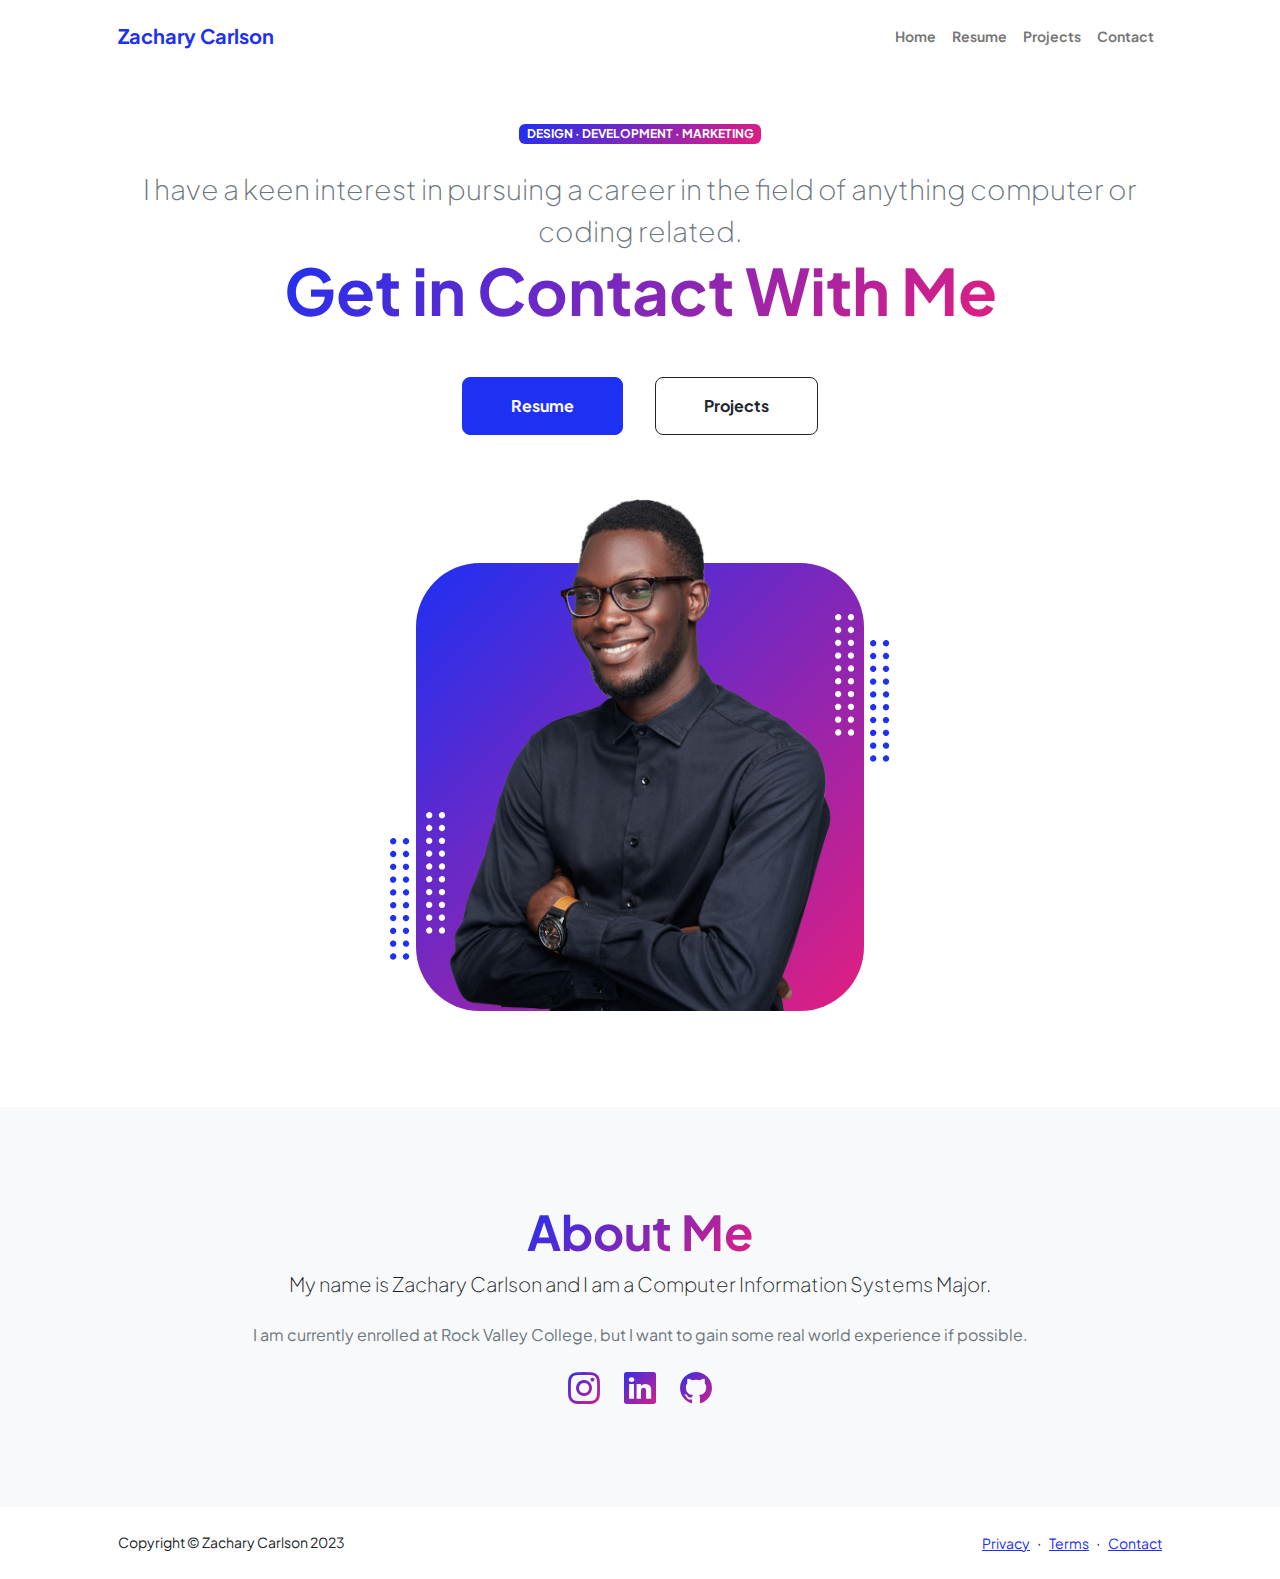
<file: index.html>
<!DOCTYPE html>
<html lang="en">
    <head>
        <meta charset="utf-8" />
        <meta name="viewport" content="width=device-width, initial-scale=1, shrink-to-fit=no" />
        <meta name="description" content="" />
        <meta name="author" content="" />
        <title>Zachary Carlson Portfolio</title>
        <!-- Favicon-->
        <link rel="icon" type="image/x-icon" href="assets/favicon.ico" />
        <!-- Custom Google font-->
        <link rel="preconnect" href="https://fonts.googleapis.com" />
        <link rel="preconnect" href="https://fonts.gstatic.com" crossorigin />
        <link href="https://fonts.googleapis.com/css2?family=Plus+Jakarta+Sans:wght@100;200;300;400;500;600;700;800;900&amp;display=swap" rel="stylesheet" />
        <!-- Bootstrap icons-->
        <link href="https://cdn.jsdelivr.net/npm/bootstrap-icons@1.8.1/font/bootstrap-icons.css" rel="stylesheet" />
        <!-- Core theme CSS (includes Bootstrap)-->
        <link href="css/styles.css" rel="stylesheet" />
    </head>
    <body class="d-flex flex-column h-100">
        <main class="flex-shrink-0">
            <!-- Navigation-->
            <nav class="navbar navbar-expand-lg navbar-light bg-white py-3">
                <div class="container px-5">
                    <a class="navbar-brand" href="index.html"><span class="fw-bolder text-primary">Zachary Carlson</span></a>
                    <button class="navbar-toggler" type="button" data-bs-toggle="collapse" data-bs-target="#navbarSupportedContent" aria-controls="navbarSupportedContent" aria-expanded="false" aria-label="Toggle navigation"><span class="navbar-toggler-icon"></span></button>
                    <div class="collapse navbar-collapse" id="navbarSupportedContent">
                        <ul class="navbar-nav ms-auto mb-2 mb-lg-0 small fw-bolder">
                            <li class="nav-item"><a class="nav-link" href="index.html">Home</a></li>
                            <li class="nav-item"><a class="nav-link" href="resume.html">Resume</a></li>
                            <li class="nav-item"><a class="nav-link" href="projects.html">Projects</a></li>
                            <li class="nav-item"><a class="nav-link" href="contact.html">Contact</a></li>
                        </ul>
                    </div>
                </div>
            </nav>
            <!-- Header-->
            <header class="py-5">
                <div class="container px-5 pb-5">
                    <div class="row gx-5 align-items-center">
                        <div class="col-xxl-5">
                            <!-- Header text content-->
                            <div class="text-center text-xxl-start">
                                <div class="badge bg-gradient-primary-to-secondary text-white mb-4"><div class="text-uppercase">Design &middot; Development &middot; Marketing</div></div>
                                <div class="fs-3 fw-light text-muted">I have a keen interest in pursuing a career in the field of anything computer or coding related.</div>
                                <h1 class="display-3 fw-bolder mb-5"><span class="text-gradient d-inline">Get in Contact With Me</span></h1>
                                <div class="d-grid gap-3 d-sm-flex justify-content-sm-center justify-content-xxl-start mb-3">
                                    <a class="btn btn-primary btn-lg px-5 py-3 me-sm-3 fs-6 fw-bolder" href="resume.html">Resume</a>
                                    <a class="btn btn-outline-dark btn-lg px-5 py-3 fs-6 fw-bolder" href="projects.html">Projects</a>
                                </div>
                            </div>
                        </div>
                        <div class="col-xxl-7">
                            <!-- Header profile picture-->
                            <div class="d-flex justify-content-center mt-5 mt-xxl-0">
                                <div class="profile bg-gradient-primary-to-secondary">
                                    <!-- TIP: For best results, use a photo with a transparent background like the demo example below-->
                                    <!-- Watch a tutorial on how to do this on YouTube (link)-->
                                    <img class="profile-img" src="assets/profile.png" alt="NOT A PHOTO OF ME - STOCK IMAGE" />
                                    <div class="dots-1">
                                        <!-- SVG Dots-->
                                        <svg version="1.1" xmlns="http://www.w3.org/2000/svg" xmlns:xlink="http://www.w3.org/1999/xlink" x="0px" y="0px" viewBox="0 0 191.6 1215.4" style="enable-background: new 0 0 191.6 1215.4" xml:space="preserve">
                                            <g transform="translate(0.000000,1280.000000) scale(0.100000,-0.100000)">
                                                <path d="M227.7,12788.6c-105-35-200-141-222-248c-43-206,163-412,369-369c155,32,275,190,260,339c-11,105-90,213-190,262        C383.7,12801.6,289.7,12808.6,227.7,12788.6z"></path>
                                                <path d="M1507.7,12788.6c-151-50-253-216-222-362c25-119,136-230,254-255c194-41,395,142,375,339c-11,105-90,213-190,262        C1663.7,12801.6,1569.7,12808.6,1507.7,12788.6z"></path>
                                                <path d="M227.7,11508.6c-105-35-200-141-222-248c-43-206,163-412,369-369c155,32,275,190,260,339c-11,105-90,213-190,262        C383.7,11521.6,289.7,11528.6,227.7,11508.6z"></path>
                                                <path d="M1507.7,11508.6c-151-50-253-216-222-362c25-119,136-230,254-255c194-41,395,142,375,339c-11,105-90,213-190,262        C1663.7,11521.6,1569.7,11528.6,1507.7,11508.6z"></path>
                                                <path d="M227.7,10228.6c-105-35-200-141-222-248c-43-206,163-412,369-369c155,32,275,190,260,339c-11,105-90,213-190,262        C383.7,10241.6,289.7,10248.6,227.7,10228.6z"></path>
                                                <path d="M1507.7,10228.6c-105-35-200-141-222-248c-43-206,163-412,369-369c155,32,275,190,260,339c-11,105-90,213-190,262        C1663.7,10241.6,1569.7,10248.6,1507.7,10228.6z"></path>
                                                <path d="M227.7,8948.6c-105-35-200-141-222-248c-43-206,163-412,369-369c155,32,275,190,260,339c-11,105-90,213-190,262        C383.7,8961.6,289.7,8968.6,227.7,8948.6z"></path>
                                                <path d="M1507.7,8948.6c-105-35-200-141-222-248c-43-206,163-412,369-369c155,32,275,190,260,339c-11,105-90,213-190,262        C1663.7,8961.6,1569.7,8968.6,1507.7,8948.6z"></path>
                                                <path d="M227.7,7668.6c-105-35-200-141-222-248c-43-206,163-412,369-369c155,32,275,190,260,339c-11,105-90,213-190,262        C383.7,7681.6,289.7,7688.6,227.7,7668.6z"></path>
                                                <path d="M1507.7,7668.6c-105-35-200-141-222-248c-43-206,163-412,369-369c155,32,275,190,260,339c-11,105-90,213-190,262        C1663.7,7681.6,1569.7,7688.6,1507.7,7668.6z"></path>
                                                <path d="M227.7,6388.6c-105-35-200-141-222-248c-43-206,163-412,369-369c155,32,275,190,260,339c-11,105-90,213-190,262        C383.7,6401.6,289.7,6408.6,227.7,6388.6z"></path>
                                                <path d="M1507.7,6388.6c-105-35-200-141-222-248c-43-206,163-412,369-369c155,32,275,190,260,339c-11,105-90,213-190,262        C1663.7,6401.6,1569.7,6408.6,1507.7,6388.6z"></path>
                                                <path d="M227.7,5108.6c-105-35-200-141-222-248c-43-206,163-412,369-369c155,32,275,190,260,339c-11,105-90,213-190,262        C383.7,5121.6,289.7,5128.6,227.7,5108.6z"></path>
                                                <path d="M1507.7,5108.6c-105-35-200-141-222-248c-43-206,163-412,369-369c155,32,275,190,260,339c-11,105-90,213-190,262        C1663.7,5121.6,1569.7,5128.6,1507.7,5108.6z"></path>
                                                <path d="M227.7,3828.6c-105-35-200-141-222-248c-43-206,163-412,369-369c155,32,275,190,260,339c-11,105-90,213-190,262        C383.7,3841.6,289.7,3848.6,227.7,3828.6z"></path>
                                                <path d="M1507.7,3828.6c-105-35-200-141-222-248c-43-206,163-412,369-369c155,32,275,190,260,339c-11,105-90,213-190,262        C1663.7,3841.6,1569.7,3848.6,1507.7,3828.6z"></path>
                                                <path d="M227.7,2548.6c-105-35-200-141-222-248c-43-206,163-412,369-369c155,32,275,190,260,339c-11,105-90,213-190,262        C383.7,2561.6,289.7,2568.6,227.7,2548.6z"></path>
                                                <path d="M1507.7,2548.6c-105-35-200-141-222-248c-43-206,163-412,369-369c155,32,275,190,260,339c-11,105-90,213-190,262        C1663.7,2561.6,1569.7,2568.6,1507.7,2548.6z"></path>
                                                <path d="M227.7,1268.6c-105-35-200-141-222-248c-43-206,163-412,369-369c155,32,275,190,260,339c-11,105-90,213-190,262        C383.7,1281.6,289.7,1288.6,227.7,1268.6z"></path>
                                                <path d="M1507.7,1268.6c-105-35-200-141-222-248c-43-206,163-412,369-369c155,32,275,190,260,339c-11,105-90,213-190,262        C1663.7,1281.6,1569.7,1288.6,1507.7,1268.6z"></path>
                                            </g>
                                        </svg>
                                        <!-- END of SVG dots-->
                                    </div>
                                    <div class="dots-2">
                                        <!-- SVG Dots-->
                                        <svg version="1.1" xmlns="http://www.w3.org/2000/svg" xmlns:xlink="http://www.w3.org/1999/xlink" x="0px" y="0px" viewBox="0 0 191.6 1215.4" style="enable-background: new 0 0 191.6 1215.4" xml:space="preserve">
                                            <g transform="translate(0.000000,1280.000000) scale(0.100000,-0.100000)">
                                                <path d="M227.7,12788.6c-105-35-200-141-222-248c-43-206,163-412,369-369c155,32,275,190,260,339c-11,105-90,213-190,262        C383.7,12801.6,289.7,12808.6,227.7,12788.6z"></path>
                                                <path d="M1507.7,12788.6c-151-50-253-216-222-362c25-119,136-230,254-255c194-41,395,142,375,339c-11,105-90,213-190,262        C1663.7,12801.6,1569.7,12808.6,1507.7,12788.6z"></path>
                                                <path d="M227.7,11508.6c-105-35-200-141-222-248c-43-206,163-412,369-369c155,32,275,190,260,339c-11,105-90,213-190,262        C383.7,11521.6,289.7,11528.6,227.7,11508.6z"></path>
                                                <path d="M1507.7,11508.6c-151-50-253-216-222-362c25-119,136-230,254-255c194-41,395,142,375,339c-11,105-90,213-190,262        C1663.7,11521.6,1569.7,11528.6,1507.7,11508.6z"></path>
                                                <path d="M227.7,10228.6c-105-35-200-141-222-248c-43-206,163-412,369-369c155,32,275,190,260,339c-11,105-90,213-190,262        C383.7,10241.6,289.7,10248.6,227.7,10228.6z"></path>
                                                <path d="M1507.7,10228.6c-105-35-200-141-222-248c-43-206,163-412,369-369c155,32,275,190,260,339c-11,105-90,213-190,262        C1663.7,10241.6,1569.7,10248.6,1507.7,10228.6z"></path>
                                                <path d="M227.7,8948.6c-105-35-200-141-222-248c-43-206,163-412,369-369c155,32,275,190,260,339c-11,105-90,213-190,262        C383.7,8961.6,289.7,8968.6,227.7,8948.6z"></path>
                                                <path d="M1507.7,8948.6c-105-35-200-141-222-248c-43-206,163-412,369-369c155,32,275,190,260,339c-11,105-90,213-190,262        C1663.7,8961.6,1569.7,8968.6,1507.7,8948.6z"></path>
                                                <path d="M227.7,7668.6c-105-35-200-141-222-248c-43-206,163-412,369-369c155,32,275,190,260,339c-11,105-90,213-190,262        C383.7,7681.6,289.7,7688.6,227.7,7668.6z"></path>
                                                <path d="M1507.7,7668.6c-105-35-200-141-222-248c-43-206,163-412,369-369c155,32,275,190,260,339c-11,105-90,213-190,262        C1663.7,7681.6,1569.7,7688.6,1507.7,7668.6z"></path>
                                                <path d="M227.7,6388.6c-105-35-200-141-222-248c-43-206,163-412,369-369c155,32,275,190,260,339c-11,105-90,213-190,262        C383.7,6401.6,289.7,6408.6,227.7,6388.6z"></path>
                                                <path d="M1507.7,6388.6c-105-35-200-141-222-248c-43-206,163-412,369-369c155,32,275,190,260,339c-11,105-90,213-190,262        C1663.7,6401.6,1569.7,6408.6,1507.7,6388.6z"></path>
                                                <path d="M227.7,5108.6c-105-35-200-141-222-248c-43-206,163-412,369-369c155,32,275,190,260,339c-11,105-90,213-190,262        C383.7,5121.6,289.7,5128.6,227.7,5108.6z"></path>
                                                <path d="M1507.7,5108.6c-105-35-200-141-222-248c-43-206,163-412,369-369c155,32,275,190,260,339c-11,105-90,213-190,262        C1663.7,5121.6,1569.7,5128.6,1507.7,5108.6z"></path>
                                                <path d="M227.7,3828.6c-105-35-200-141-222-248c-43-206,163-412,369-369c155,32,275,190,260,339c-11,105-90,213-190,262        C383.7,3841.6,289.7,3848.6,227.7,3828.6z"></path>
                                                <path d="M1507.7,3828.6c-105-35-200-141-222-248c-43-206,163-412,369-369c155,32,275,190,260,339c-11,105-90,213-190,262        C1663.7,3841.6,1569.7,3848.6,1507.7,3828.6z"></path>
                                                <path d="M227.7,2548.6c-105-35-200-141-222-248c-43-206,163-412,369-369c155,32,275,190,260,339c-11,105-90,213-190,262        C383.7,2561.6,289.7,2568.6,227.7,2548.6z"></path>
                                                <path d="M1507.7,2548.6c-105-35-200-141-222-248c-43-206,163-412,369-369c155,32,275,190,260,339c-11,105-90,213-190,262        C1663.7,2561.6,1569.7,2568.6,1507.7,2548.6z"></path>
                                                <path d="M227.7,1268.6c-105-35-200-141-222-248c-43-206,163-412,369-369c155,32,275,190,260,339c-11,105-90,213-190,262        C383.7,1281.6,289.7,1288.6,227.7,1268.6z"></path>
                                                <path d="M1507.7,1268.6c-105-35-200-141-222-248c-43-206,163-412,369-369c155,32,275,190,260,339c-11,105-90,213-190,262        C1663.7,1281.6,1569.7,1288.6,1507.7,1268.6z"></path>
                                            </g>
                                        </svg>
                                        <!-- END of SVG dots-->
                                    </div>
                                    <div class="dots-3">
                                        <!-- SVG Dots-->
                                        <svg version="1.1" xmlns="http://www.w3.org/2000/svg" xmlns:xlink="http://www.w3.org/1999/xlink" x="0px" y="0px" viewBox="0 0 191.6 1215.4" style="enable-background: new 0 0 191.6 1215.4" xml:space="preserve">
                                            <g transform="translate(0.000000,1280.000000) scale(0.100000,-0.100000)">
                                                <path d="M227.7,12788.6c-105-35-200-141-222-248c-43-206,163-412,369-369c155,32,275,190,260,339c-11,105-90,213-190,262        C383.7,12801.6,289.7,12808.6,227.7,12788.6z"></path>
                                                <path d="M1507.7,12788.6c-151-50-253-216-222-362c25-119,136-230,254-255c194-41,395,142,375,339c-11,105-90,213-190,262        C1663.7,12801.6,1569.7,12808.6,1507.7,12788.6z"></path>
                                                <path d="M227.7,11508.6c-105-35-200-141-222-248c-43-206,163-412,369-369c155,32,275,190,260,339c-11,105-90,213-190,262        C383.7,11521.6,289.7,11528.6,227.7,11508.6z"></path>
                                                <path d="M1507.7,11508.6c-151-50-253-216-222-362c25-119,136-230,254-255c194-41,395,142,375,339c-11,105-90,213-190,262        C1663.7,11521.6,1569.7,11528.6,1507.7,11508.6z"></path>
                                                <path d="M227.7,10228.6c-105-35-200-141-222-248c-43-206,163-412,369-369c155,32,275,190,260,339c-11,105-90,213-190,262        C383.7,10241.6,289.7,10248.6,227.7,10228.6z"></path>
                                                <path d="M1507.7,10228.6c-105-35-200-141-222-248c-43-206,163-412,369-369c155,32,275,190,260,339c-11,105-90,213-190,262        C1663.7,10241.6,1569.7,10248.6,1507.7,10228.6z"></path>
                                                <path d="M227.7,8948.6c-105-35-200-141-222-248c-43-206,163-412,369-369c155,32,275,190,260,339c-11,105-90,213-190,262        C383.7,8961.6,289.7,8968.6,227.7,8948.6z"></path>
                                                <path d="M1507.7,8948.6c-105-35-200-141-222-248c-43-206,163-412,369-369c155,32,275,190,260,339c-11,105-90,213-190,262        C1663.7,8961.6,1569.7,8968.6,1507.7,8948.6z"></path>
                                                <path d="M227.7,7668.6c-105-35-200-141-222-248c-43-206,163-412,369-369c155,32,275,190,260,339c-11,105-90,213-190,262        C383.7,7681.6,289.7,7688.6,227.7,7668.6z"></path>
                                                <path d="M1507.7,7668.6c-105-35-200-141-222-248c-43-206,163-412,369-369c155,32,275,190,260,339c-11,105-90,213-190,262        C1663.7,7681.6,1569.7,7688.6,1507.7,7668.6z"></path>
                                                <path d="M227.7,6388.6c-105-35-200-141-222-248c-43-206,163-412,369-369c155,32,275,190,260,339c-11,105-90,213-190,262        C383.7,6401.6,289.7,6408.6,227.7,6388.6z"></path>
                                                <path d="M1507.7,6388.6c-105-35-200-141-222-248c-43-206,163-412,369-369c155,32,275,190,260,339c-11,105-90,213-190,262        C1663.7,6401.6,1569.7,6408.6,1507.7,6388.6z"></path>
                                                <path d="M227.7,5108.6c-105-35-200-141-222-248c-43-206,163-412,369-369c155,32,275,190,260,339c-11,105-90,213-190,262        C383.7,5121.6,289.7,5128.6,227.7,5108.6z"></path>
                                                <path d="M1507.7,5108.6c-105-35-200-141-222-248c-43-206,163-412,369-369c155,32,275,190,260,339c-11,105-90,213-190,262        C1663.7,5121.6,1569.7,5128.6,1507.7,5108.6z"></path>
                                                <path d="M227.7,3828.6c-105-35-200-141-222-248c-43-206,163-412,369-369c155,32,275,190,260,339c-11,105-90,213-190,262        C383.7,3841.6,289.7,3848.6,227.7,3828.6z"></path>
                                                <path d="M1507.7,3828.6c-105-35-200-141-222-248c-43-206,163-412,369-369c155,32,275,190,260,339c-11,105-90,213-190,262        C1663.7,3841.6,1569.7,3848.6,1507.7,3828.6z"></path>
                                                <path d="M227.7,2548.6c-105-35-200-141-222-248c-43-206,163-412,369-369c155,32,275,190,260,339c-11,105-90,213-190,262        C383.7,2561.6,289.7,2568.6,227.7,2548.6z"></path>
                                                <path d="M1507.7,2548.6c-105-35-200-141-222-248c-43-206,163-412,369-369c155,32,275,190,260,339c-11,105-90,213-190,262        C1663.7,2561.6,1569.7,2568.6,1507.7,2548.6z"></path>
                                                <path d="M227.7,1268.6c-105-35-200-141-222-248c-43-206,163-412,369-369c155,32,275,190,260,339c-11,105-90,213-190,262        C383.7,1281.6,289.7,1288.6,227.7,1268.6z"></path>
                                                <path d="M1507.7,1268.6c-105-35-200-141-222-248c-43-206,163-412,369-369c155,32,275,190,260,339c-11,105-90,213-190,262        C1663.7,1281.6,1569.7,1288.6,1507.7,1268.6z"></path>
                                            </g>
                                        </svg>
                                        <!-- END of SVG dots-->
                                    </div>
                                    <div class="dots-4">
                                        <!-- SVG Dots-->
                                        <svg version="1.1" xmlns="http://www.w3.org/2000/svg" xmlns:xlink="http://www.w3.org/1999/xlink" x="0px" y="0px" viewBox="0 0 191.6 1215.4" style="enable-background: new 0 0 191.6 1215.4" xml:space="preserve">
                                            <g transform="translate(0.000000,1280.000000) scale(0.100000,-0.100000)">
                                                <path d="M227.7,12788.6c-105-35-200-141-222-248c-43-206,163-412,369-369c155,32,275,190,260,339c-11,105-90,213-190,262        C383.7,12801.6,289.7,12808.6,227.7,12788.6z"></path>
                                                <path d="M1507.7,12788.6c-151-50-253-216-222-362c25-119,136-230,254-255c194-41,395,142,375,339c-11,105-90,213-190,262        C1663.7,12801.6,1569.7,12808.6,1507.7,12788.6z"></path>
                                                <path d="M227.7,11508.6c-105-35-200-141-222-248c-43-206,163-412,369-369c155,32,275,190,260,339c-11,105-90,213-190,262        C383.7,11521.6,289.7,11528.6,227.7,11508.6z"></path>
                                                <path d="M1507.7,11508.6c-151-50-253-216-222-362c25-119,136-230,254-255c194-41,395,142,375,339c-11,105-90,213-190,262        C1663.7,11521.6,1569.7,11528.6,1507.7,11508.6z"></path>
                                                <path d="M227.7,10228.6c-105-35-200-141-222-248c-43-206,163-412,369-369c155,32,275,190,260,339c-11,105-90,213-190,262        C383.7,10241.6,289.7,10248.6,227.7,10228.6z"></path>
                                                <path d="M1507.7,10228.6c-105-35-200-141-222-248c-43-206,163-412,369-369c155,32,275,190,260,339c-11,105-90,213-190,262        C1663.7,10241.6,1569.7,10248.6,1507.7,10228.6z"></path>
                                                <path d="M227.7,8948.6c-105-35-200-141-222-248c-43-206,163-412,369-369c155,32,275,190,260,339c-11,105-90,213-190,262        C383.7,8961.6,289.7,8968.6,227.7,8948.6z"></path>
                                                <path d="M1507.7,8948.6c-105-35-200-141-222-248c-43-206,163-412,369-369c155,32,275,190,260,339c-11,105-90,213-190,262        C1663.7,8961.6,1569.7,8968.6,1507.7,8948.6z"></path>
                                                <path d="M227.7,7668.6c-105-35-200-141-222-248c-43-206,163-412,369-369c155,32,275,190,260,339c-11,105-90,213-190,262        C383.7,7681.6,289.7,7688.6,227.7,7668.6z"></path>
                                                <path d="M1507.7,7668.6c-105-35-200-141-222-248c-43-206,163-412,369-369c155,32,275,190,260,339c-11,105-90,213-190,262        C1663.7,7681.6,1569.7,7688.6,1507.7,7668.6z"></path>
                                                <path d="M227.7,6388.6c-105-35-200-141-222-248c-43-206,163-412,369-369c155,32,275,190,260,339c-11,105-90,213-190,262        C383.7,6401.6,289.7,6408.6,227.7,6388.6z"></path>
                                                <path d="M1507.7,6388.6c-105-35-200-141-222-248c-43-206,163-412,369-369c155,32,275,190,260,339c-11,105-90,213-190,262        C1663.7,6401.6,1569.7,6408.6,1507.7,6388.6z"></path>
                                                <path d="M227.7,5108.6c-105-35-200-141-222-248c-43-206,163-412,369-369c155,32,275,190,260,339c-11,105-90,213-190,262        C383.7,5121.6,289.7,5128.6,227.7,5108.6z"></path>
                                                <path d="M1507.7,5108.6c-105-35-200-141-222-248c-43-206,163-412,369-369c155,32,275,190,260,339c-11,105-90,213-190,262        C1663.7,5121.6,1569.7,5128.6,1507.7,5108.6z"></path>
                                                <path d="M227.7,3828.6c-105-35-200-141-222-248c-43-206,163-412,369-369c155,32,275,190,260,339c-11,105-90,213-190,262        C383.7,3841.6,289.7,3848.6,227.7,3828.6z"></path>
                                                <path d="M1507.7,3828.6c-105-35-200-141-222-248c-43-206,163-412,369-369c155,32,275,190,260,339c-11,105-90,213-190,262        C1663.7,3841.6,1569.7,3848.6,1507.7,3828.6z"></path>
                                                <path d="M227.7,2548.6c-105-35-200-141-222-248c-43-206,163-412,369-369c155,32,275,190,260,339c-11,105-90,213-190,262        C383.7,2561.6,289.7,2568.6,227.7,2548.6z"></path>
                                                <path d="M1507.7,2548.6c-105-35-200-141-222-248c-43-206,163-412,369-369c155,32,275,190,260,339c-11,105-90,213-190,262        C1663.7,2561.6,1569.7,2568.6,1507.7,2548.6z"></path>
                                                <path d="M227.7,1268.6c-105-35-200-141-222-248c-43-206,163-412,369-369c155,32,275,190,260,339c-11,105-90,213-190,262        C383.7,1281.6,289.7,1288.6,227.7,1268.6z"></path>
                                                <path d="M1507.7,1268.6c-105-35-200-141-222-248c-43-206,163-412,369-369c155,32,275,190,260,339c-11,105-90,213-190,262        C1663.7,1281.6,1569.7,1288.6,1507.7,1268.6z"></path>
                                            </g>
                                        </svg>
                                        <!-- END of SVG dots-->
                                    </div>
                                </div>
                            </div>
                        </div>
                    </div>
                </div>
            </header>
            <!-- About Section-->
            <section class="bg-light py-5">
                <div class="container px-5">
                    <div class="row gx-5 justify-content-center">
                        <div class="col-xxl-8">
                            <div class="text-center my-5">
                                <h2 class="display-5 fw-bolder"><span class="text-gradient d-inline">About Me</span></h2>
                                <p class="lead fw-light mb-4">My name is Zachary Carlson and I am a Computer Information Systems Major.</p>
                                <p class="text-muted">I am currently enrolled at Rock Valley College, but I want to gain some real world experience if possible.</p>
                                <div class="d-flex justify-content-center fs-2 gap-4">
                                    <a class="text-gradient" href="https://www.instagram.com/ikyngbowyt/"><i class="bi bi-instagram"></i></a>
                                    <a class="text-gradient" href="https://www.linkedin.com/in/zack-carlson-814a51287/"><i class="bi bi-linkedin"></i></a>
                                    <a class="text-gradient" href="#!"><i class="bi bi-github"></i></a>
                                </div>
                            </div>
                        </div>
                    </div>
                </div>
            </section>
        </main>
        <!-- Footer-->
        <footer class="bg-white py-4 mt-auto">
            <div class="container px-5">
                <div class="row align-items-center justify-content-between flex-column flex-sm-row">
                    <div class="col-auto"><div class="small m-0">Copyright &copy; Zachary Carlson 2023</div></div>
                    <div class="col-auto">
                        <a class="small" href="#!">Privacy</a>
                        <span class="mx-1">&middot;</span>
                        <a class="small" href="#!">Terms</a>
                        <span class="mx-1">&middot;</span>
                        <a class="small" href="#!">Contact</a>
                    </div>
                </div>
            </div>
        </footer>
        <!-- Bootstrap core JS-->
        <script src="https://cdn.jsdelivr.net/npm/bootstrap@5.2.3/dist/js/bootstrap.bundle.min.js"></script>
        <!-- Core theme JS-->
        <script src="js/scripts.js"></script>
    </body>
</html>
</file>
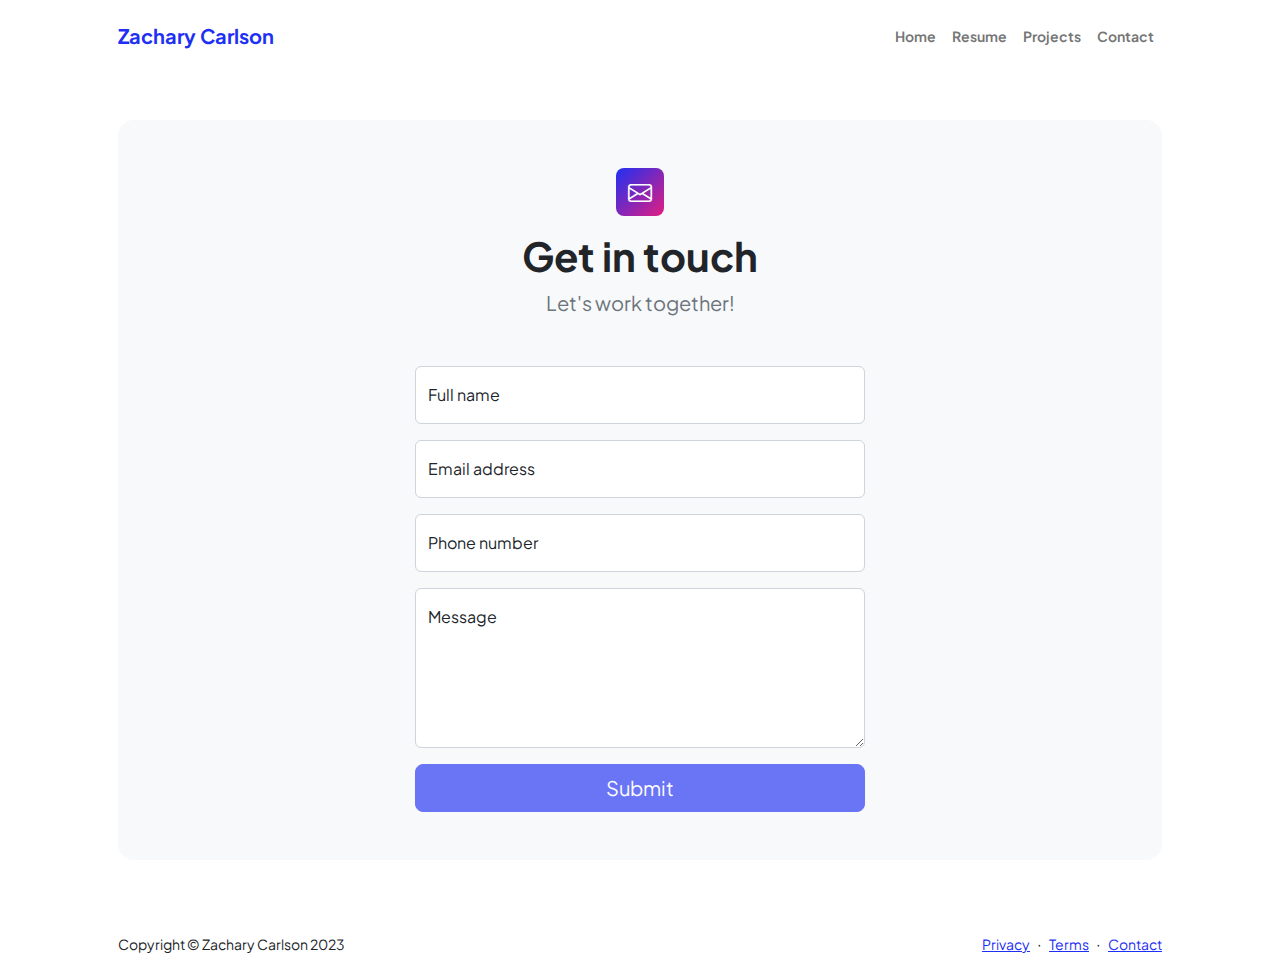
<file: contact.html>
<!DOCTYPE html>
<html lang="en">
    <head>
        <meta charset="utf-8" />
        <meta name="viewport" content="width=device-width, initial-scale=1, shrink-to-fit=no" />
        <meta name="description" content />
        <meta name="author" content />
        <title>Modern Business - Start Bootstrap Template</title>
        <!-- Favicon-->
        <link rel="icon" type="image/x-icon" href="assets/favicon.ico" />
        <!-- Custom Google font-->
        <link rel="preconnect" href="https://fonts.googleapis.com" />
        <link rel="preconnect" href="https://fonts.gstatic.com" crossorigin />
        <link href="https://fonts.googleapis.com/css2?family=Plus+Jakarta+Sans:wght@100;200;300;400;500;600;700;800;900&amp;display=swap" rel="stylesheet" />
        <!-- Bootstrap icons-->
        <link href="https://cdn.jsdelivr.net/npm/bootstrap-icons@1.8.1/font/bootstrap-icons.css" rel="stylesheet" />
        <!-- Core theme CSS (includes Bootstrap)-->
        <link href="css/styles.css" rel="stylesheet" />
    </head>
    <body class="d-flex flex-column">
        <main class="flex-shrink-0">
            <!-- Navigation-->
            <nav class="navbar navbar-expand-lg navbar-light bg-white py-3">
                <div class="container px-5">
                    <a class="navbar-brand" href="index.html"><span class="fw-bolder text-primary">Zachary Carlson</span></a>
                    <button class="navbar-toggler" type="button" data-bs-toggle="collapse" data-bs-target="#navbarSupportedContent" aria-controls="navbarSupportedContent" aria-expanded="false" aria-label="Toggle navigation"><span class="navbar-toggler-icon"></span></button>
                    <div class="collapse navbar-collapse" id="navbarSupportedContent">
                        <ul class="navbar-nav ms-auto mb-2 mb-lg-0 small fw-bolder">
                            <li class="nav-item"><a class="nav-link" href="index.html">Home</a></li>
                            <li class="nav-item"><a class="nav-link" href="resume.html">Resume</a></li>
                            <li class="nav-item"><a class="nav-link" href="projects.html">Projects</a></li>
                            <li class="nav-item"><a class="nav-link" href="contact.html">Contact</a></li>
                        </ul>
                    </div>
                </div>
            </nav>
            <!-- Page content-->
            <section class="py-5">
                <div class="container px-5">
                    <!-- Contact form-->
                    <div class="bg-light rounded-4 py-5 px-4 px-md-5">
                        <div class="text-center mb-5">
                            <div class="feature bg-primary bg-gradient-primary-to-secondary text-white rounded-3 mb-3"><i class="bi bi-envelope"></i></div>
                            <h1 class="fw-bolder">Get in touch</h1>
                            <p class="lead fw-normal text-muted mb-0">Let's work together!</p>
                        </div>
                        <div class="row gx-5 justify-content-center">
                            <div class="col-lg-8 col-xl-6">
                                <!-- * * * * * * * * * * * * * * *-->
                                <!-- * * SB Forms Contact Form * *-->
                                <!-- * * * * * * * * * * * * * * *-->
                                <!-- This form is pre-integrated with SB Forms.-->
                                <!-- To make this form functional, sign up at-->
                                <!-- https://startbootstrap.com/solution/contact-forms-->
                                <!-- to get an API token!-->
                                <form id="contactForm" data-sb-form-api-token="6098c0b1-ecbe-4217-9e1a-81c1ae514225">
                                    <!-- Name input-->
                                    <div class="form-floating mb-3">
                                        <input class="form-control" id="name" type="text" placeholder="Enter your name..." data-sb-validations="required" />
                                        <label for="name">Full name</label>
                                        <div class="invalid-feedback" data-sb-feedback="name:required">A name is required.</div>
                                    </div>
                                    <!-- Email address input-->
                                    <div class="form-floating mb-3">
                                        <input class="form-control" id="email" type="email" placeholder="name@example.com" data-sb-validations="required,email" />
                                        <label for="email">Email address</label>
                                        <div class="invalid-feedback" data-sb-feedback="email:required">An email is required.</div>
                                        <div class="invalid-feedback" data-sb-feedback="email:email">Email is not valid.</div>
                                    </div>
                                    <!-- Phone number input-->
                                    <div class="form-floating mb-3">
                                        <input class="form-control" id="phone" type="tel" placeholder="(123) 456-7890" data-sb-validations="required" />
                                        <label for="phone">Phone number</label>
                                        <div class="invalid-feedback" data-sb-feedback="phone:required">A phone number is required.</div>
                                    </div>
                                    <!-- Message input-->
                                    <div class="form-floating mb-3">
                                        <textarea class="form-control" id="message" type="text" placeholder="Enter your message here..." style="height: 10rem" data-sb-validations="required"></textarea>
                                        <label for="message">Message</label>
                                        <div class="invalid-feedback" data-sb-feedback="message:required">A message is required.</div>
                                    </div>
                                    <!-- Submit success message-->
                                    <!---->
                                    <!-- This is what your users will see when the form-->
                                    <!-- has successfully submitted-->
                                    <div class="d-none" id="submitSuccessMessage">
                                        <div class="text-center mb-3">
                                            <div class="fw-bolder">Form submission successful!</div>
                                            To activate this form, sign up at
                                            <br />
                                            <a href="https://startbootstrap.com/solution/contact-forms">https://startbootstrap.com/solution/contact-forms</a>
                                        </div>
                                    </div>
                                    <!-- Submit error message-->
                                    <!---->
                                    <!-- This is what your users will see when there is-->
                                    <!-- an error submitting the form-->
                                    <div class="d-none" id="submitErrorMessage"><div class="text-center text-danger mb-3">Error sending message!</div></div>
                                    <!-- Submit Button-->
                                    <div class="d-grid"><button class="btn btn-primary btn-lg disabled" id="submitButton" type="submit">Submit</button></div>
                                </form>
                            </div>
                        </div>
                    </div>
                </div>
            </section>
        </main>
        <!-- Footer-->
        <footer class="bg-white py-4 mt-auto">
            <div class="container px-5">
                <div class="row align-items-center justify-content-between flex-column flex-sm-row">
                    <div class="col-auto"><div class="small m-0">Copyright &copy; Zachary Carlson 2023</div></div>
                    <div class="col-auto">
                        <a class="small" href="#!">Privacy</a>
                        <span class="mx-1">&middot;</span>
                        <a class="small" href="#!">Terms</a>
                        <span class="mx-1">&middot;</span>
                        <a class="small" href="#!">Contact</a>
                    </div>
                </div>
            </div>
        </footer>
        <!-- Bootstrap core JS-->
        <script src="https://cdn.jsdelivr.net/npm/bootstrap@5.2.3/dist/js/bootstrap.bundle.min.js"></script>
        <!-- Core theme JS-->
        <script src="js/scripts.js"></script>
        <!-- * * * * * * * * * * * * * * * * * * * * * * * * * * * * * * * * * * * * * * * *-->
        <!-- * *                               SB Forms JS                               * *-->
        <!-- * * Activate your form at https://startbootstrap.com/solution/contact-forms * *-->
        <!-- * * * * * * * * * * * * * * * * * * * * * * * * * * * * * * * * * * * * * * * *-->
        <script src="https://cdn.startbootstrap.com/sb-forms-latest.js"></script>
    </body>
</html>
</file>
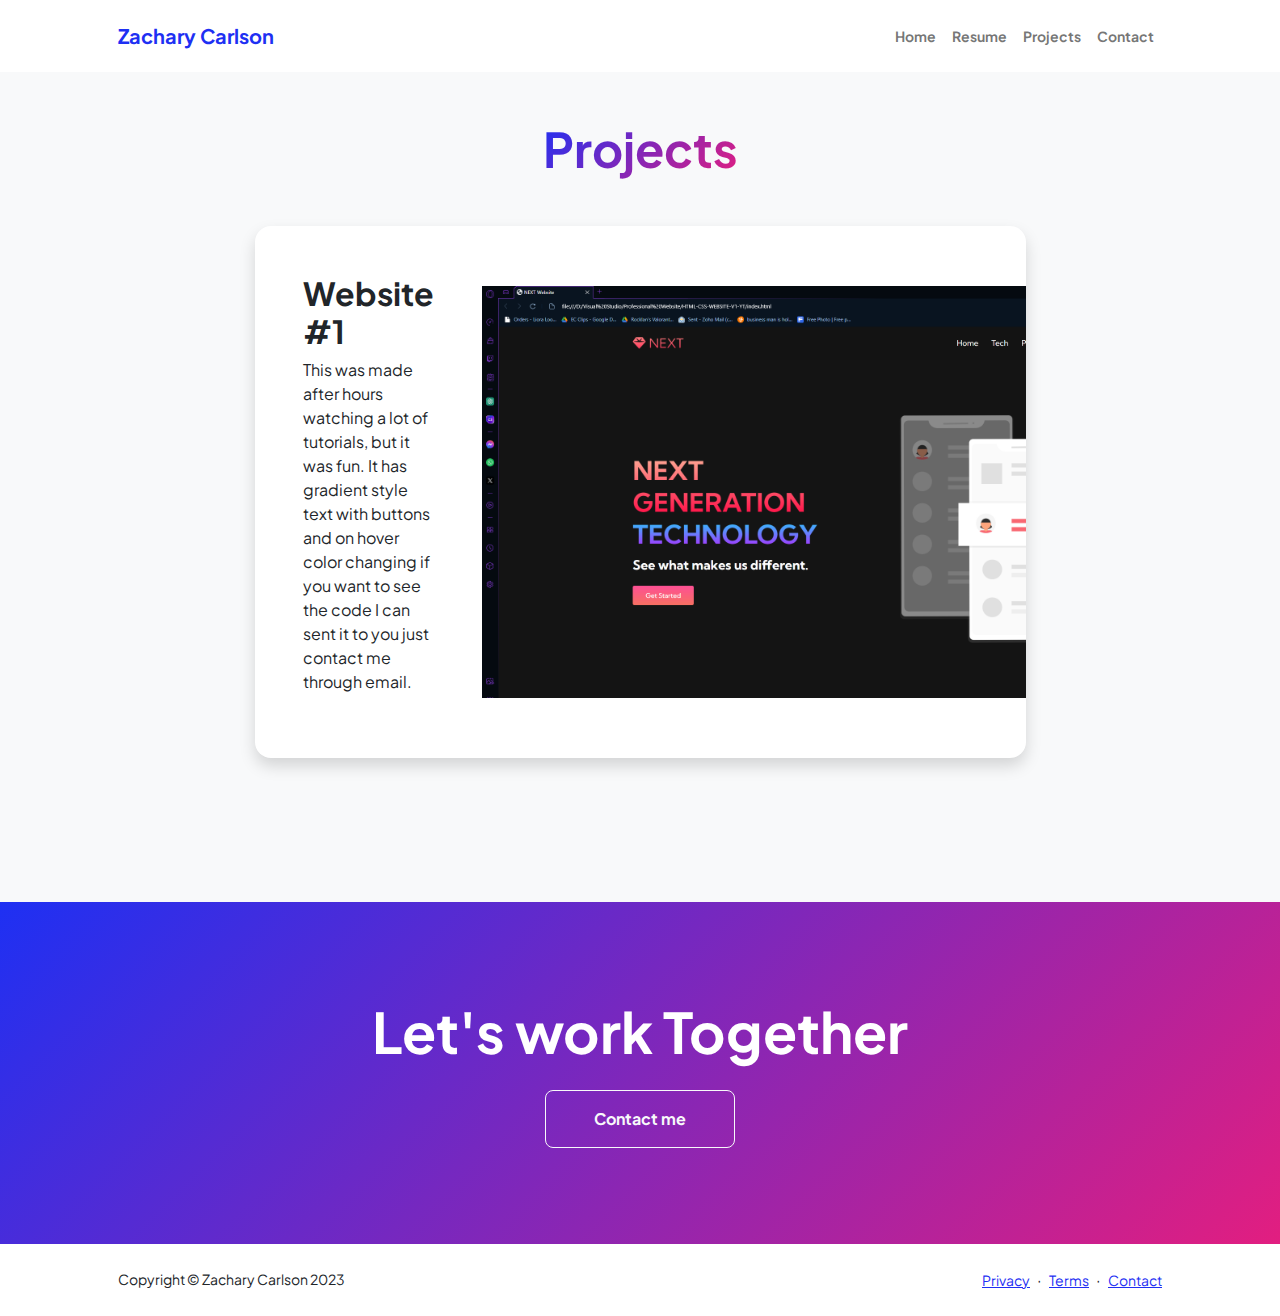
<file: projects.html>
<!DOCTYPE html>
<html lang="en">
    <head>
        <meta charset="utf-8" />
        <meta name="viewport" content="width=device-width, initial-scale=1, shrink-to-fit=no" />
        <meta name="description" content="" />
        <meta name="author" content="" />
        <title>Modern Business - Start Bootstrap Template</title>
        <!-- Favicon-->
        <link rel="icon" type="image/x-icon" href="assets/favicon.ico" />
        <!-- Custom Google font-->
        <link rel="preconnect" href="https://fonts.googleapis.com" />
        <link rel="preconnect" href="https://fonts.gstatic.com" crossorigin />
        <link href="https://fonts.googleapis.com/css2?family=Plus+Jakarta+Sans:wght@100;200;300;400;500;600;700;800;900&amp;display=swap" rel="stylesheet" />
        <!-- Bootstrap icons-->
        <link href="https://cdn.jsdelivr.net/npm/bootstrap-icons@1.8.1/font/bootstrap-icons.css" rel="stylesheet" />
        <!-- Core theme CSS (includes Bootstrap)-->
        <link href="css/styles.css" rel="stylesheet" />
    </head>
    <body class="d-flex flex-column h-100 bg-light">
        <main class="flex-shrink-0">
            <!-- Navigation-->
            <nav class="navbar navbar-expand-lg navbar-light bg-white py-3">
                <div class="container px-5">
                    <a class="navbar-brand" href="index.html"><span class="fw-bolder text-primary">Zachary Carlson</span></a>
                    <button class="navbar-toggler" type="button" data-bs-toggle="collapse" data-bs-target="#navbarSupportedContent" aria-controls="navbarSupportedContent" aria-expanded="false" aria-label="Toggle navigation"><span class="navbar-toggler-icon"></span></button>
                    <div class="collapse navbar-collapse" id="navbarSupportedContent">
                        <ul class="navbar-nav ms-auto mb-2 mb-lg-0 small fw-bolder">
                            <li class="nav-item"><a class="nav-link" href="index.html">Home</a></li>
                            <li class="nav-item"><a class="nav-link" href="resume.html">Resume</a></li>
                            <li class="nav-item"><a class="nav-link" href="projects.html">Projects</a></li>
                            <li class="nav-item"><a class="nav-link" href="contact.html">Contact</a></li>
                        </ul>
                    </div>
                </div>
            </nav>
            <!-- Projects Section-->
            <section class="py-5">
                <div class="container px-5 mb-5">
                    <div class="text-center mb-5">
                        <h1 class="display-5 fw-bolder mb-0"><span class="text-gradient d-inline">Projects</span></h1>
                    </div>
                    <div class="row gx-5 justify-content-center">
                        <div class="col-lg-11 col-xl-9 col-xxl-8">
                            <!-- Project Card 1-->
                            <div class="card overflow-hidden shadow rounded-4 border-0 mb-5">
                                <div class="card-body p-0">
                                    <div class="d-flex align-items-center">
                                        <div class="p-5">
                                            <h2 class="fw-bolder">Website #1</h2>
                                            <p>This was made after hours watching a lot of tutorials, but it was fun. It has gradient style text with buttons and on hover color changing if you want to see the code I can sent it to you just contact me through email.</p>
                                        </div>
                                        <img class="img-fluid" src="website1.png" alt="NEXT Website made from Tutorials" />
                                    </div>
                                </div>
                            </div>
            </section>
            <!-- Call to action section-->
            <section class="py-5 bg-gradient-primary-to-secondary text-white">
                <div class="container px-5 my-5">
                    <div class="text-center">
                        <h2 class="display-4 fw-bolder mb-4">Let's work Together</h2>
                        <a class="btn btn-outline-light btn-lg px-5 py-3 fs-6 fw-bolder" href="contact.html">Contact me</a>
                    </div>
                </div>
            </section>
        </main>
        <!-- Footer-->
        <footer class="bg-white py-4 mt-auto">
            <div class="container px-5">
                <div class="row align-items-center justify-content-between flex-column flex-sm-row">
                    <div class="col-auto"><div class="small m-0">Copyright &copy; Zachary Carlson 2023</div></div>
                    <div class="col-auto">
                        <a class="small" href="#!">Privacy</a>
                        <span class="mx-1">&middot;</span>
                        <a class="small" href="#!">Terms</a>
                        <span class="mx-1">&middot;</span>
                        <a class="small" href="contact.html">Contact</a>
                    </div>
                </div>
            </div>
        </footer>
        <!-- Bootstrap core JS-->
        <script src="https://cdn.jsdelivr.net/npm/bootstrap@5.2.3/dist/js/bootstrap.bundle.min.js"></script>
        <!-- Core theme JS-->
        <script src="js/scripts.js"></script>
    </body>
</html>
</file>
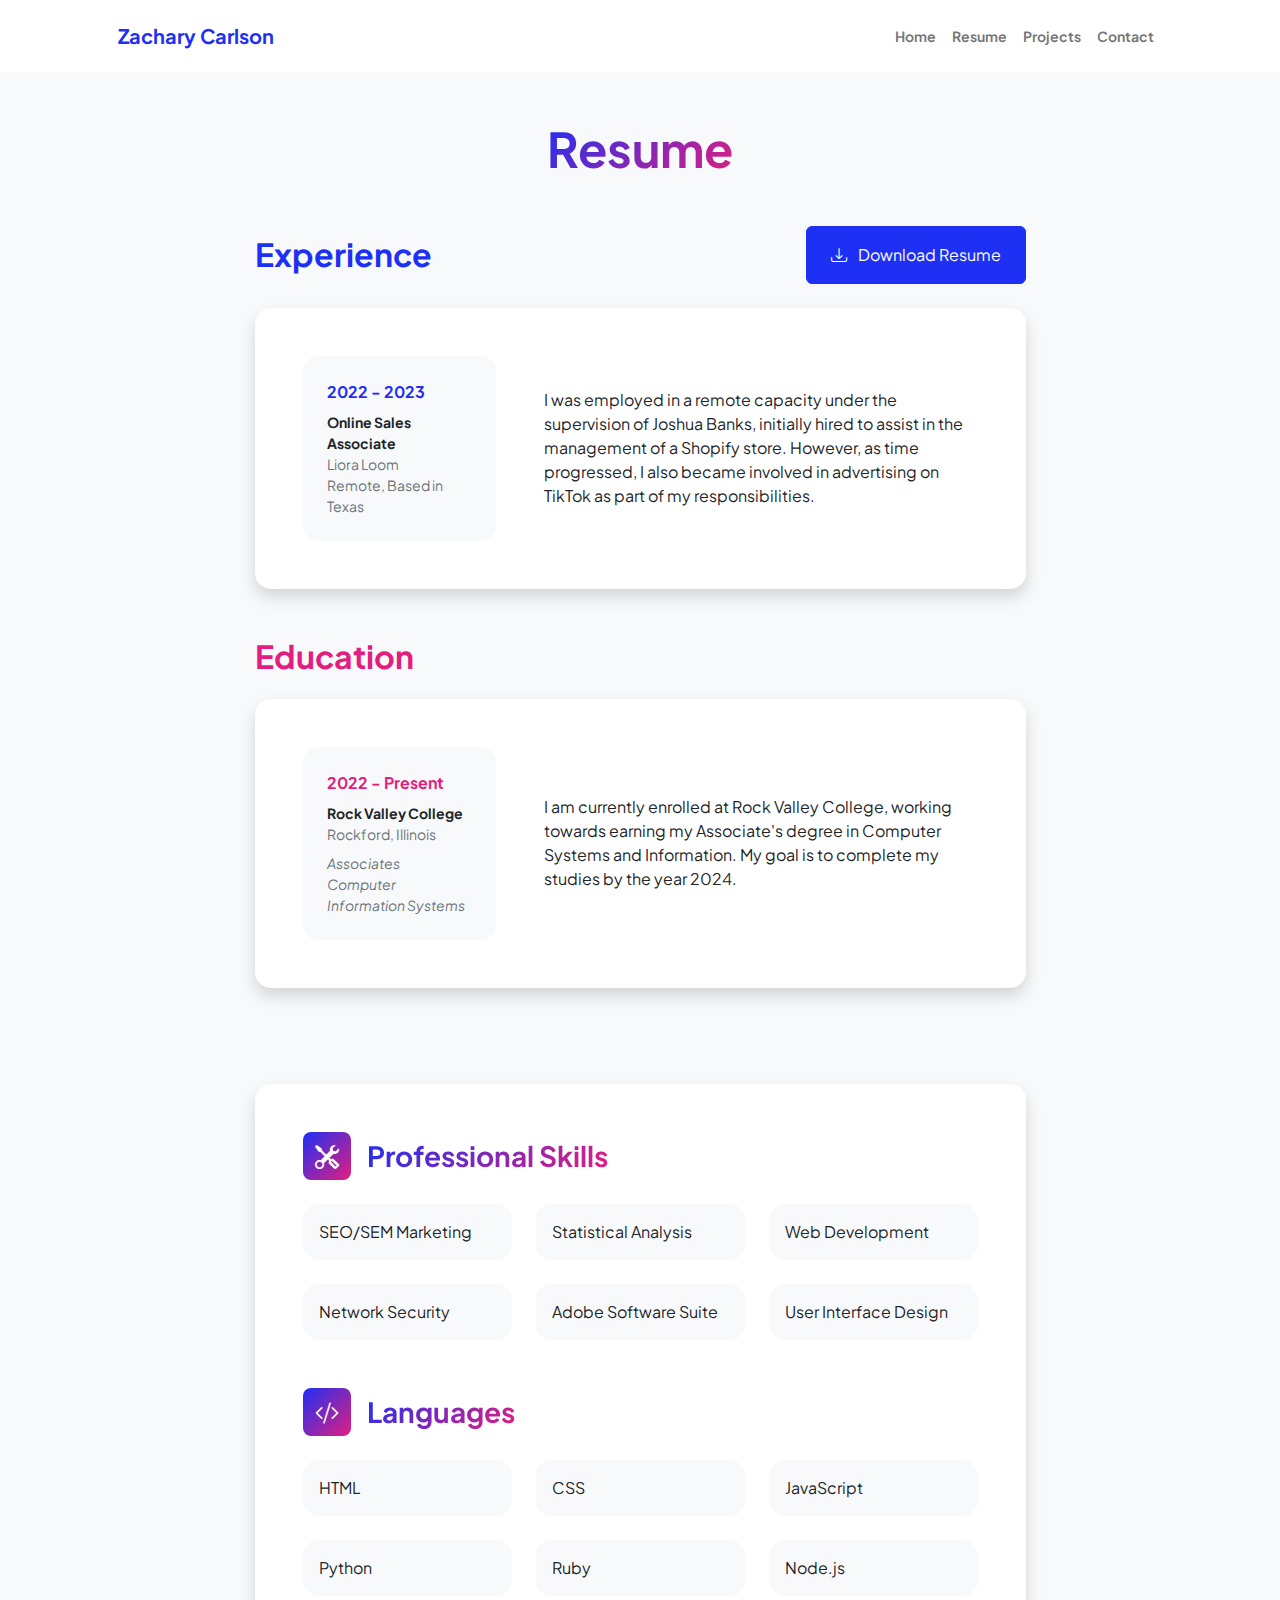
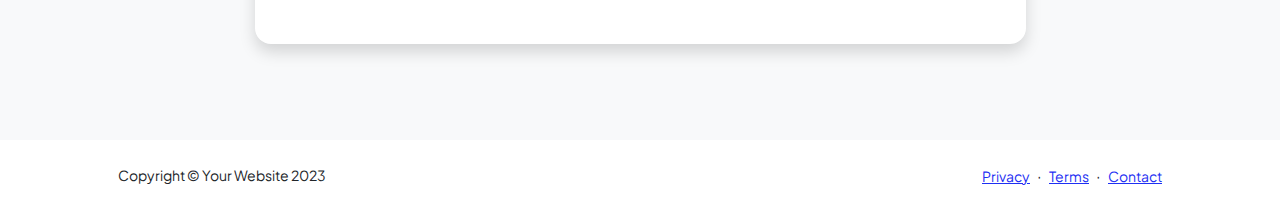
<file: resume.html>
<!DOCTYPE html>
<html lang="en">
    <head>
        <meta charset="utf-8" />
        <meta name="viewport" content="width=device-width, initial-scale=1, shrink-to-fit=no" />
        <meta name="description" content="" />
        <meta name="author" content="" />
        <title>Personal - Start Bootstrap Template</title>
        <!-- Favicon-->
        <link rel="icon" type="image/x-icon" href="assets/favicon.ico" />
        <!-- Custom Google font-->
        <link rel="preconnect" href="https://fonts.googleapis.com" />
        <link rel="preconnect" href="https://fonts.gstatic.com" crossorigin />
        <link href="https://fonts.googleapis.com/css2?family=Plus+Jakarta+Sans:wght@100;200;300;400;500;600;700;800;900&amp;display=swap" rel="stylesheet" />
        <!-- Bootstrap icons-->
        <link href="https://cdn.jsdelivr.net/npm/bootstrap-icons@1.8.1/font/bootstrap-icons.css" rel="stylesheet" />
        <!-- Core theme CSS (includes Bootstrap)-->
        <link href="css/styles.css" rel="stylesheet" />
    </head>
    <body class="d-flex flex-column h-100 bg-light">
        <main class="flex-shrink-0">
            <!-- Navigation-->
            <nav class="navbar navbar-expand-lg navbar-light bg-white py-3">
                <div class="container px-5">
                    <a class="navbar-brand" href="index.html"><span class="fw-bolder text-primary">Zachary Carlson</span></a>
                    <button class="navbar-toggler" type="button" data-bs-toggle="collapse" data-bs-target="#navbarSupportedContent" aria-controls="navbarSupportedContent" aria-expanded="false" aria-label="Toggle navigation"><span class="navbar-toggler-icon"></span></button>
                    <div class="collapse navbar-collapse" id="navbarSupportedContent">
                        <ul class="navbar-nav ms-auto mb-2 mb-lg-0 small fw-bolder">
                            <li class="nav-item"><a class="nav-link" href="index.html">Home</a></li>
                            <li class="nav-item"><a class="nav-link" href="resume.html">Resume</a></li>
                            <li class="nav-item"><a class="nav-link" href="projects.html">Projects</a></li>
                            <li class="nav-item"><a class="nav-link" href="contact.html">Contact</a></li>
                        </ul>
                    </div>
                </div>
            </nav>
            <!-- Page Content-->
            <div class="container px-5 my-5">
                <div class="text-center mb-5">
                    <h1 class="display-5 fw-bolder mb-0"><span class="text-gradient d-inline">Resume</span></h1>
                </div>
                <div class="row gx-5 justify-content-center">
                    <div class="col-lg-11 col-xl-9 col-xxl-8">
                        <!-- Experience Section-->
                        <section>
                            <div class="d-flex align-items-center justify-content-between mb-4">
                                <h2 class="text-primary fw-bolder mb-0">Experience</h2>
                                <!-- Download resume button-->
                                <!-- Note: Set the link href target to a PDF file within your project-->
                                <a class="btn btn-primary px-4 py-3" href="Zachary-Carlson (2).pdf">
                                    <div class="d-inline-block bi bi-download me-2"></div>
                                    Download Resume
                                </a>
                            </div>
                            <!-- Experience Card 2-->
                            <div class="card shadow border-0 rounded-4 mb-5">
                                <div class="card-body p-5">
                                    <div class="row align-items-center gx-5">
                                        <div class="col text-center text-lg-start mb-4 mb-lg-0">
                                            <div class="bg-light p-4 rounded-4">
                                                <div class="text-primary fw-bolder mb-2">2022 - 2023</div>
                                                <div class="small fw-bolder">Online Sales Associate</div>
                                                <div class="small text-muted">Liora Loom</div>
                                                <div class="small text-muted">Remote, Based in Texas</div>
                                            </div>
                                        </div>
                                        <div class="col-lg-8"><div>I was employed in a remote capacity under the supervision of Joshua Banks, initially hired to assist in the management of a Shopify store. However, as time progressed, I also became involved in advertising on TikTok as part of my responsibilities.</div></div>
                                    </div>
                                </div>
                            </div>
                        </section>
                        <!-- Education Section-->
                        <section>
                            <h2 class="text-secondary fw-bolder mb-4">Education</h2>
                            <!-- Education Card 1-->
                            <div class="card shadow border-0 rounded-4 mb-5">
                                <div class="card-body p-5">
                                    <div class="row align-items-center gx-5">
                                        <div class="col text-center text-lg-start mb-4 mb-lg-0">
                                            <div class="bg-light p-4 rounded-4">
                                                <div class="text-secondary fw-bolder mb-2">2022 - Present</div>
                                                <div class="mb-2">
                                                    <div class="small fw-bolder">Rock Valley College</div>
                                                    <div class="small text-muted">Rockford, Illinois</div>
                                                </div>
                                                <div class="fst-italic">
                                                    <div class="small text-muted">Associates</div>
                                                    <div class="small text-muted">Computer Information Systems</div>
                                                </div>
                                            </div>
                                        </div>
                                        <div class="col-lg-8"><div>I am currently enrolled at Rock Valley College, working towards earning my Associate's degree in Computer Systems and Information. My goal is to complete my studies by the year 2024.</div></div>
                                    </div>
                                </div>
                            </div>
                        </section>
                        <!-- Divider-->
                        <div class="pb-5"></div>
                        <!-- Skills Section-->
                        <section>
                            <!-- Skillset Card-->
                            <div class="card shadow border-0 rounded-4 mb-5">
                                <div class="card-body p-5">
                                    <!-- Professional skills list-->
                                    <div class="mb-5">
                                        <div class="d-flex align-items-center mb-4">
                                            <div class="feature bg-primary bg-gradient-primary-to-secondary text-white rounded-3 me-3"><i class="bi bi-tools"></i></div>
                                            <h3 class="fw-bolder mb-0"><span class="text-gradient d-inline">Professional Skills</span></h3>
                                        </div>
                                        <div class="row row-cols-1 row-cols-md-3 mb-4">
                                            <div class="col mb-4 mb-md-0"><div class="d-flex align-items-center bg-light rounded-4 p-3 h-100">SEO/SEM Marketing</div></div>
                                            <div class="col mb-4 mb-md-0"><div class="d-flex align-items-center bg-light rounded-4 p-3 h-100">Statistical Analysis</div></div>
                                            <div class="col"><div class="d-flex align-items-center bg-light rounded-4 p-3 h-100">Web Development</div></div>
                                        </div>
                                        <div class="row row-cols-1 row-cols-md-3">
                                            <div class="col mb-4 mb-md-0"><div class="d-flex align-items-center bg-light rounded-4 p-3 h-100">Network Security</div></div>
                                            <div class="col mb-4 mb-md-0"><div class="d-flex align-items-center bg-light rounded-4 p-3 h-100">Adobe Software Suite</div></div>
                                            <div class="col"><div class="d-flex align-items-center bg-light rounded-4 p-3 h-100">User Interface Design</div></div>
                                        </div>
                                    </div>
                                    <!-- Languages list-->
                                    <div class="mb-0">
                                        <div class="d-flex align-items-center mb-4">
                                            <div class="feature bg-primary bg-gradient-primary-to-secondary text-white rounded-3 me-3"><i class="bi bi-code-slash"></i></div>
                                            <h3 class="fw-bolder mb-0"><span class="text-gradient d-inline">Languages</span></h3>
                                        </div>
                                        <div class="row row-cols-1 row-cols-md-3 mb-4">
                                            <div class="col mb-4 mb-md-0"><div class="d-flex align-items-center bg-light rounded-4 p-3 h-100">HTML</div></div>
                                            <div class="col mb-4 mb-md-0"><div class="d-flex align-items-center bg-light rounded-4 p-3 h-100">CSS</div></div>
                                            <div class="col"><div class="d-flex align-items-center bg-light rounded-4 p-3 h-100">JavaScript</div></div>
                                        </div>
                                        <div class="row row-cols-1 row-cols-md-3">
                                            <div class="col mb-4 mb-md-0"><div class="d-flex align-items-center bg-light rounded-4 p-3 h-100">Python</div></div>
                                            <div class="col mb-4 mb-md-0"><div class="d-flex align-items-center bg-light rounded-4 p-3 h-100">Ruby</div></div>
                                            <div class="col"><div class="d-flex align-items-center bg-light rounded-4 p-3 h-100">Node.js</div></div>
                                        </div>
                                    </div>
                                </div>
                            </div>
                        </section>
                    </div>
                </div>
            </div>
        </main>
        <!-- Footer-->
        <footer class="bg-white py-4 mt-auto">
            <div class="container px-5">
                <div class="row align-items-center justify-content-between flex-column flex-sm-row">
                    <div class="col-auto"><div class="small m-0">Copyright &copy; Your Website 2023</div></div>
                    <div class="col-auto">
                        <a class="small" href="#!">Privacy</a>
                        <span class="mx-1">&middot;</span>
                        <a class="small" href="#!">Terms</a>
                        <span class="mx-1">&middot;</span>
                        <a class="small" href="#!">Contact</a>
                    </div>
                </div>
            </div>
        </footer>
        <!-- Bootstrap core JS-->
        <script src="https://cdn.jsdelivr.net/npm/bootstrap@5.2.3/dist/js/bootstrap.bundle.min.js"></script>
        <!-- Core theme JS-->
        <script src="js/scripts.js"></script>
    </body>
</html>
</file>
